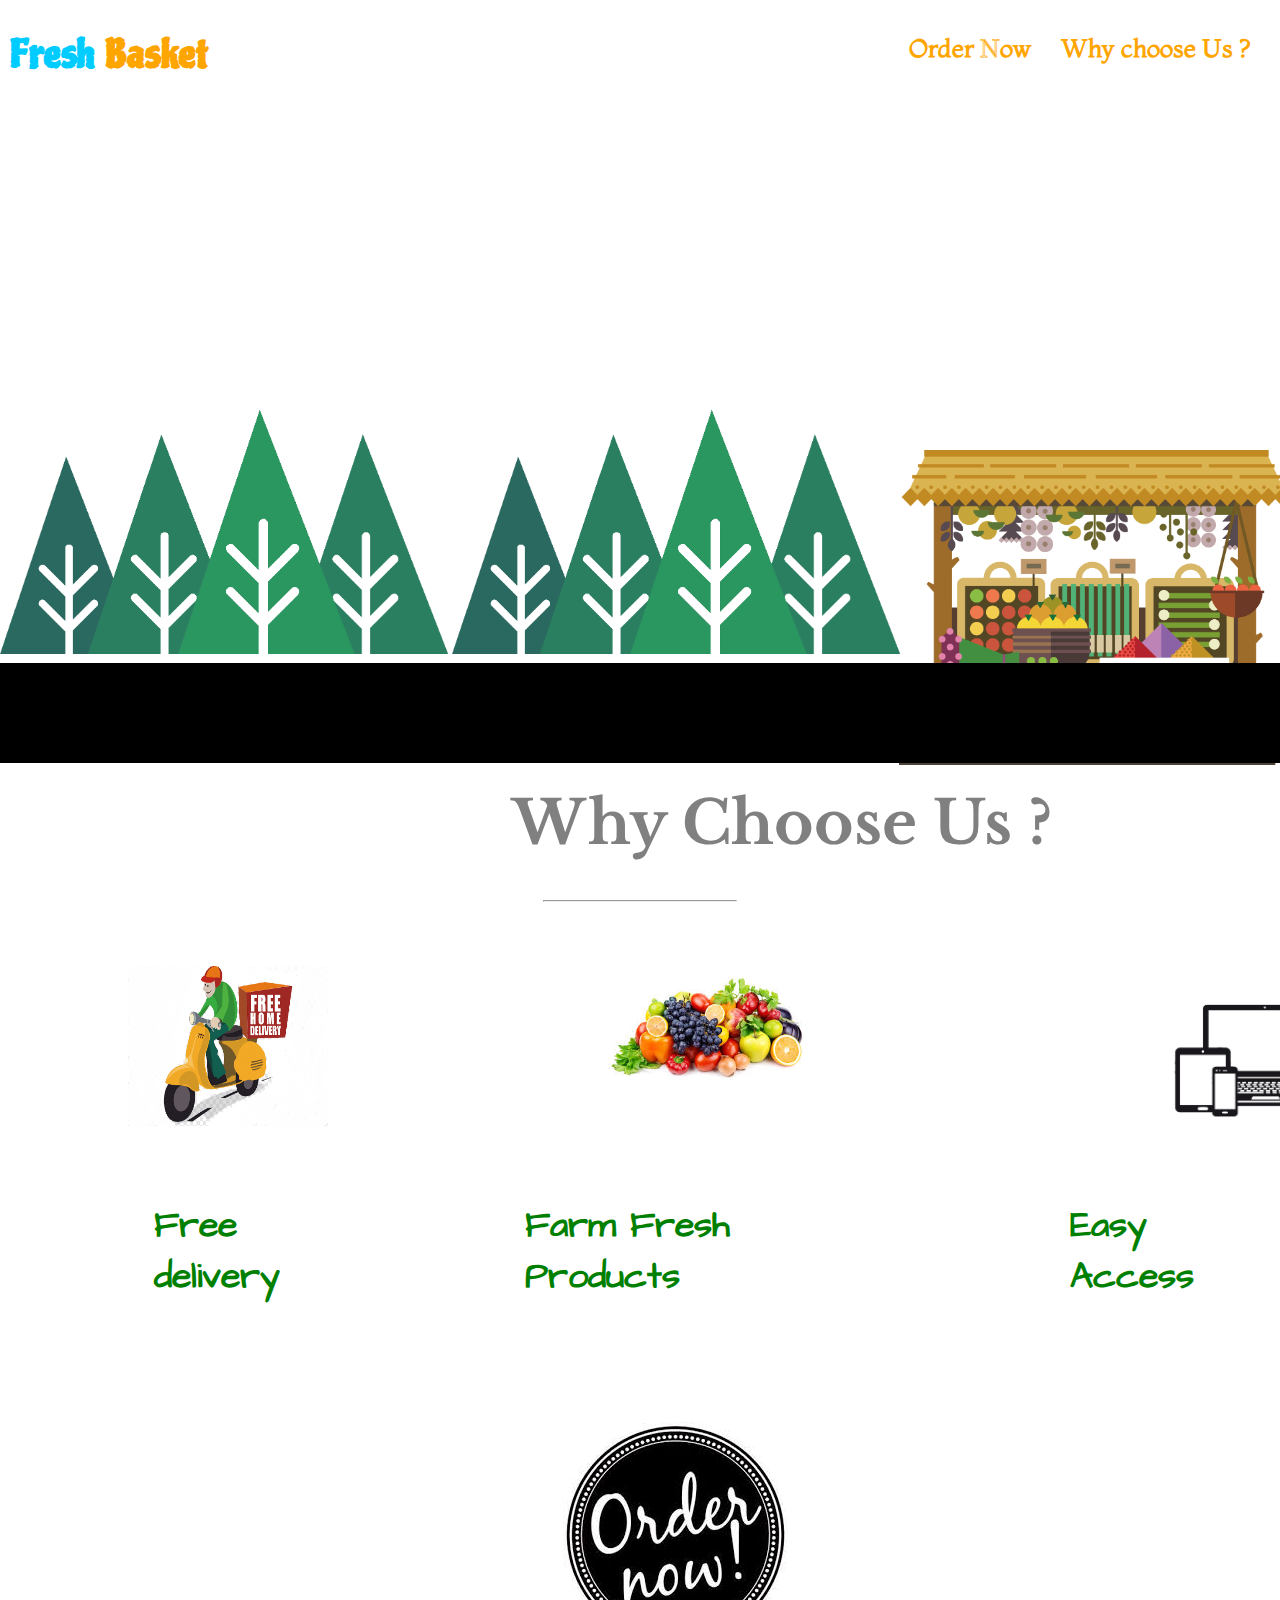
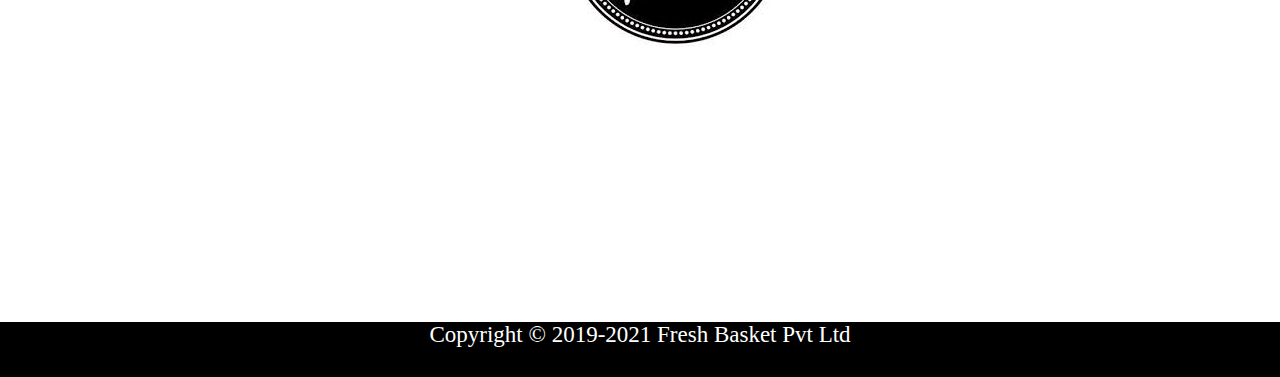
<file: fresh Basket/index.html>
<!DOCTYPE html>
<html lang="en" dir="ltr">
  <head>
    <meta charset="utf-8">
    <meta name="viewport" content="width=content-width, intial-scale=1.0">

    <link href="https://fonts.googleapis.com/css2?family=Montaga&display=swap" rel="stylesheet">
    <link href="https://fonts.googleapis.com/css2?family=Piedra&display=swap" rel="stylesheet">
    <link href="https://fonts.googleapis.com/css2?family=Libre+Baskerville:ital@1&display=swap" rel="stylesheet">
    <link href="https://fonts.googleapis.com/css2?family=Architects+Daughter&display=swap" rel="stylesheet">

    <script
      src="https://code.jquery.com/jquery-1.12.4.js"
      integrity="sha256-Qw82+bXyGq6MydymqBxNPYTaUXXq7c8v3CwiYwLLNXU="
      crossorigin="anonymous"></script>
      <script src="javascript/script.js"></script>

     <link rel="stylesheet" href="css/style.css">

    <title>Fresh Basket</title>
  </head>
  <body>
      <section class="front">
      <header>
          <div class="container">
              <div class="brand">
                  <h2 >Fresh</h2>
                  <h2 class="b-h">Basket</h2>
              </div>
              <div class="links">
                  <div id="about">
                        <a href="#order"><h4 class="l">Order Now</h4></a>
                  </div>
                  <div class="signup">
                        <a href="#quality"><h4 class="l">Why choose Us ?</h4></a>
                  </div>
              </div>
          </div>
      </header>

      <div class="cloud-div">
      <div class="cloud-1"><img src="pics/cloud.jpg"></div>
      <div class="cloud-2"><img src="pics/cloud.jpg"></div>
      <div class="cloud-3"><img src="pics/cloud.jpg"></div>
      <div class="cloud-4"><img src="pics/cloud.jpg"></div>
      <div class="cloud-5"><img src="pics/cloud.jpg"></div>
      <div class="cloud-7"><img src="pics/cloud.jpg"></div>
      <div class="cloud-7"><img src="pics/cloud.jpg"></div>
      <div class="cloud-8"><img src="pics/cloud.jpg"></div>

      </div>

      <div class="scene">
          <div class="tree">
              <img src="pics/trees.png">
              <img src="pics/trees.png">
          </div>
          <div class="shop"><img src="pics/fruit-shop.png"></div>
          <div class="road"></div>
      </div>

      <section id="quality">

          <div class="back">
             <div class="top"><h1>Why Choose Us ?</h1></div>
             <hr>
          </div>

          <div class="reasons">
              <div class="logo">
                  <div class="delivery"><img src="pics/scooter.png"></div>
                  <div class="fresh"><img src="pics/fruits.jpg"></div>
                  <div class="tech"><img src="pics/lapy.jpg"></div>
              </div>
              <div class="quotes">
                  <div class="s-quote"><h2>Free delivery</h2></div>
                  <div class="f-quote"><h2>Farm Fresh Products</h2></div>
                  <div class="t-quote"><h2>Easy Access</h2></div>
              </div>
          </div>
      </section>

      <section id="order">
          <div class="order-now"><img src="pics/order-2.jpg" class="O"></div>
          <footer>
            <div class="copyright"><p>Copyright © 2019-2021 Fresh Basket Pvt Ltd</p></div>
          </footer>
      </section>

      <div class="pop-form">
          <h1>Enter Details</h1>
          <form class="f-container">
            <input placeholder="Name" type="text" class="m" required />
            <input placeholder="Email" type="email" required />
            <input placeholder="Mobile Number" type="text" required />
            <textarea placeholder="Address"></textarea>
            <input class="formbtn" type="submit" />
            <input class="formBtn" type="reset" />          </form>
      </div>
    </section>

    <section class="main">
      <div class="back-tab"><img src="pics/back.png" class="b"></div>
        <div class="nav-bar"><h1 class="greeting">Welcome</h1></div>
        <div class="pi">

            <div class="apple">
                <img src="pics/fruits/apple.png" >
                <img src="pics/fruits/tick.jpg" class="tick tick-1">
            </div>

            <div class="banana">
                <img src="pics/fruits/banana.jpg">
                <img src="pics/fruits/tick.jpg" class="tick tick-2">
            </div>

            <div class="berry">
                <img src="pics/fruits/berry.jpg">
                <img src="pics/fruits/tick.jpg" class="tick tick-3">
            </div>

            <div class="cherry">
                <img src="pics/fruits/cherry.jpg">
                <img src="pics/fruits/tick.jpg" class="tick tick-4">
            </div>

            <div class="grapes">
                <img src="pics/fruits/grapes.jpg">
                <img src="pics/fruits/tick.jpg" class="tick tick-5">
            </div>

            <div class="guvava">
                <img src="pics/fruits/guvava.jpeg">
                <img src="pics/fruits/tick.jpg" class="tick tick-6">
            </div>

            <div class="mango">
                <img src="pics/fruits/mango.jpg">
                <img src="pics/fruits/tick.jpg" class="tick tick-7">
            </div>

            <div class="melon">
                <img src="pics/fruits/melon.jpg">
                <img src="pics/fruits/tick.jpg" class="tick tick-8">
            </div>

            <div class="orange">
                <img src="pics/fruits/orange.jpg">
                <img src="pics/fruits/tick.jpg" class="tick tick-9">
            </div>

            <div class="peache">
                <img src="pics/fruits/peache.jpg">
                <img src="pics/fruits/tick.jpg" class="tick tick-10">
            </div>

            <div class="pineapple">
                <img src="pics/fruits/pineapple.jpg">
                <img src="pics/fruits/tick.jpg" class="tick tick-11">
            </div>

            <div class="strawberry">
                <img src="pics/fruits/strawberry.jpg">
                <img src="pics/fruits/tick.jpg" class="tick tick-12">
            </div>
        </div>

        <div class="place-order">
            <div class="btn-1"><h2>Place Your Order</h2></div>
            <div class="btn-2"><h2>Order Placed</h2></div>
        </div>
    </section>
  </body>
</html>
</file>
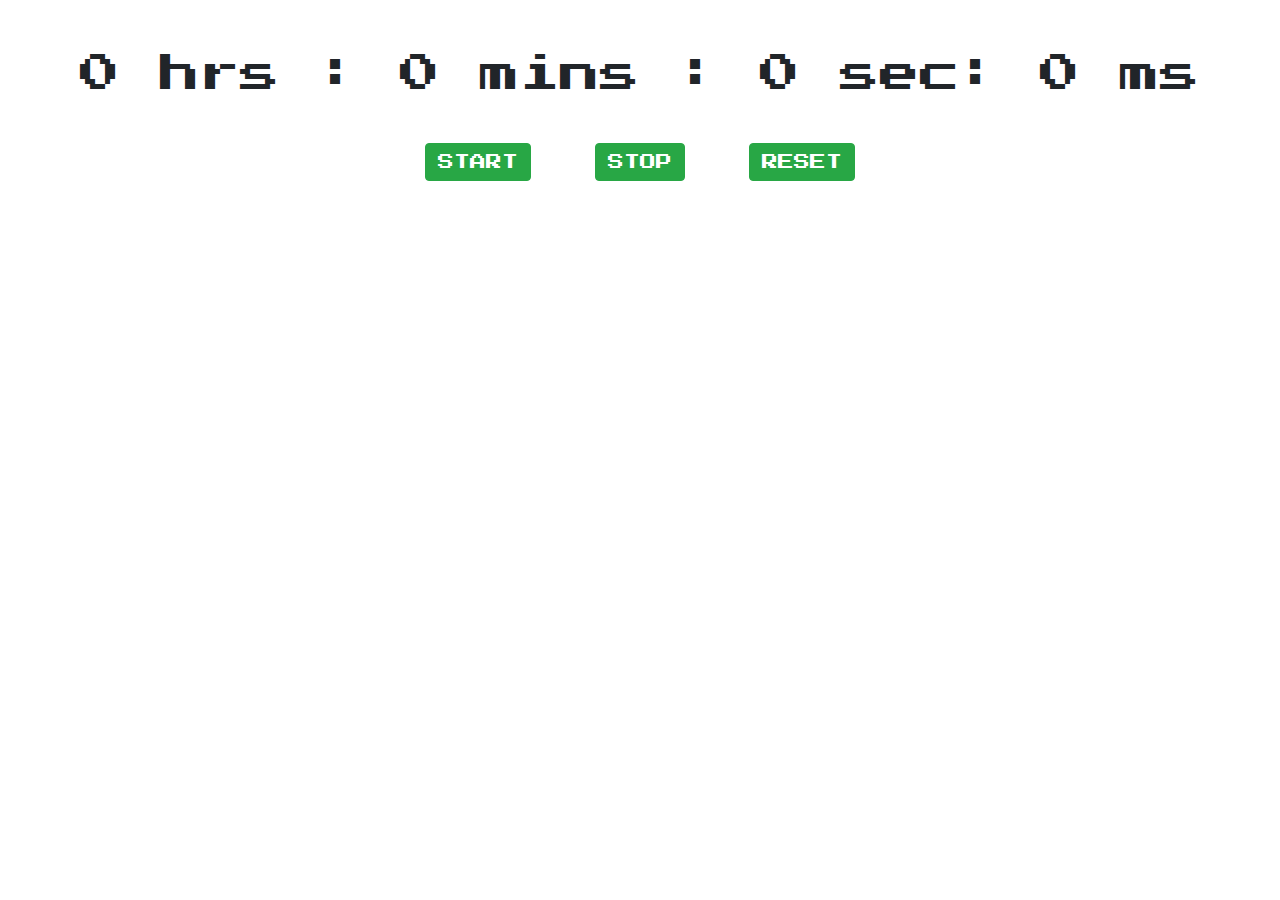
<file: Stopwatch/index.html>
<!DOCTYPE HTML>
<html>
    <head>
        <title>STOPWATCH</title>
        <script src="stopwatch_js_manual.js"></script>

        <link rel="stylesheet" href="https://maxcdn.bootstrapcdn.com/bootstrap/4.0.0/css/bootstrap.min.css" integrity="sha384-Gn5384xqQ1aoWXA+058RXPxPg6fy4IWvTNh0E263XmFcJlSAwiGgFAW/dAiS6JXm" crossorigin="anonymous">
      
        <link rel="stylesheet" href="developerstyle.css">

        <link href="https://fonts.googleapis.com/css?family=Press+Start+2P" rel="stylesheet">
        
    </head>
    <body onload="show();//window.setInterval(show,0)">
        <div>
            
           
            <h1 id="showTimeHere"></h1>
            <button class="btn btn-success" id="start" onclick="start();">START</button>
            <button class="btn btn-success" id="stop" onclick="stop();">STOP</button>
            <button class="btn btn-success" id="reset" onclick="reset();">RESET</button>
        </div>
    </body>
</html>
</file>
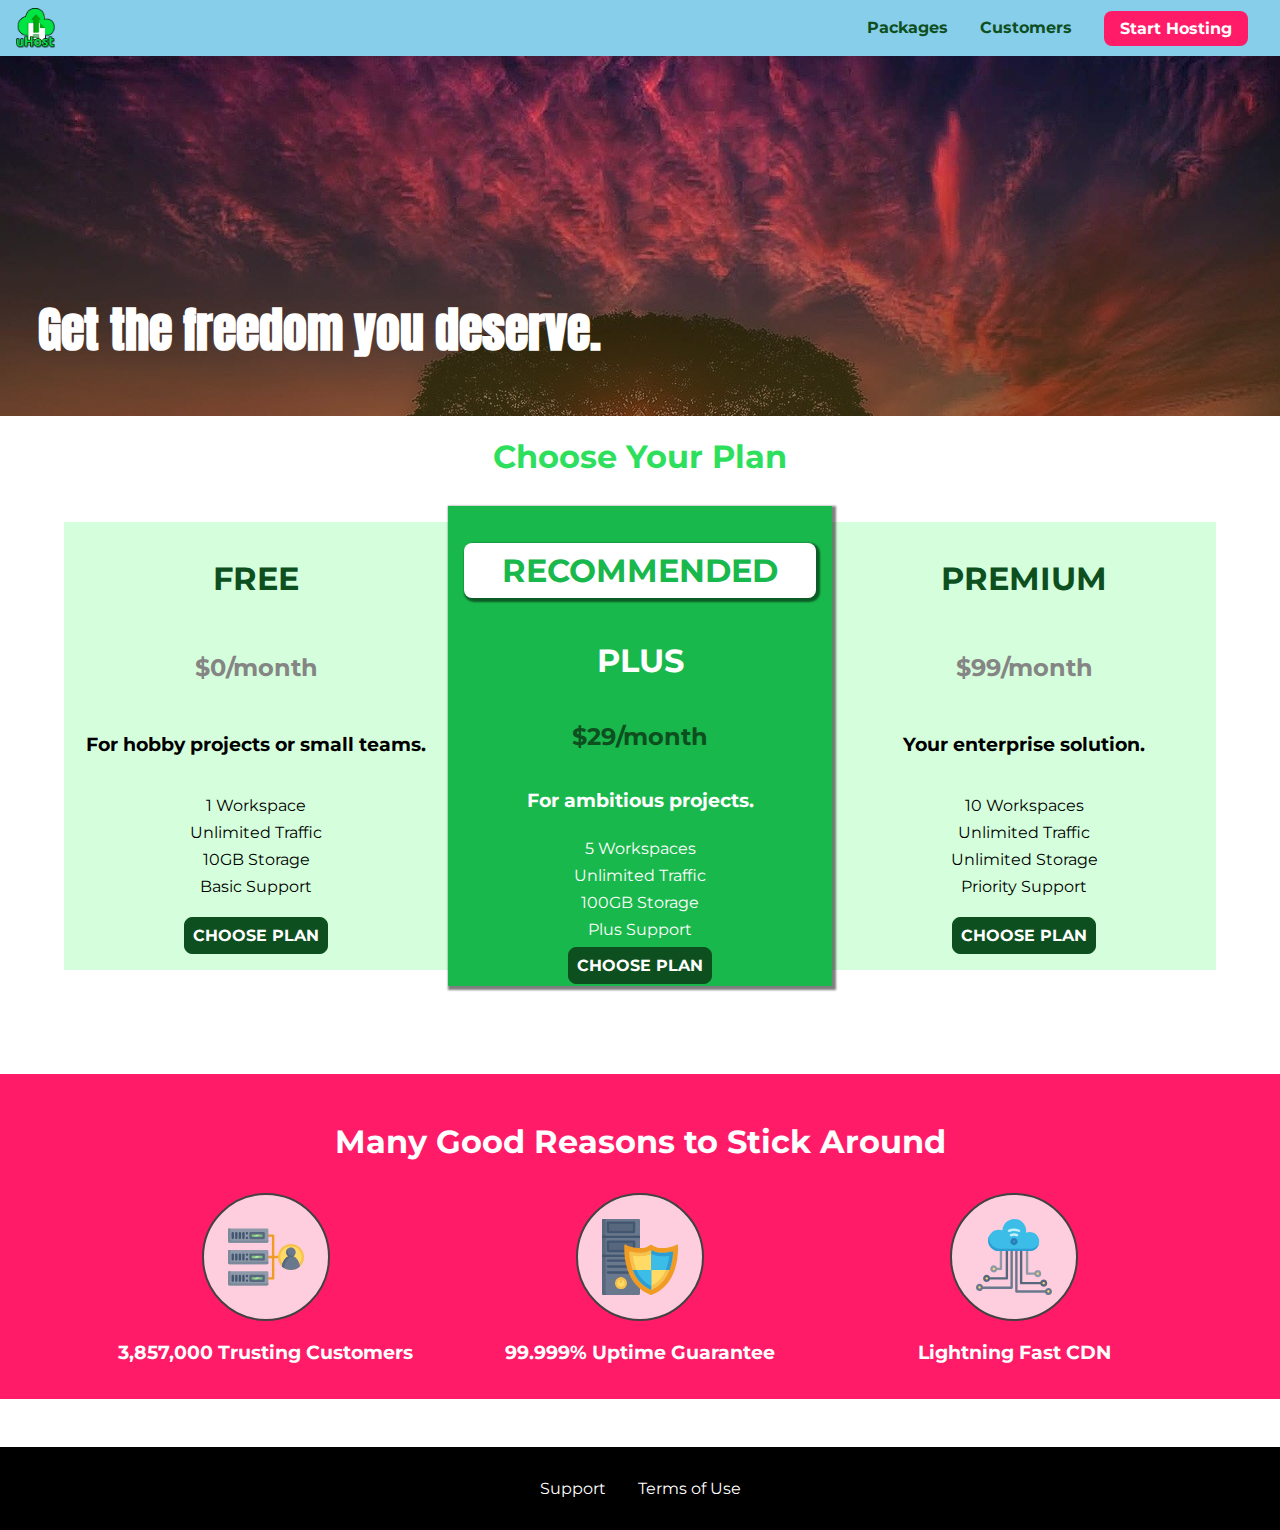
<file: uhost/index.html>
<!DOCTYPE html>
<html lang="en">

<head>
    <meta charset="UTF-8">
    <meta http-equiv="X-UA-Compatible" content="ie=edge">
    <meta name="viewport" content="width=device-width, initial-scale=1.0">
    <title>uHost</title>
    <link rel="shortcut icon" href="favicon.png">
    <link rel="stylesheet" href="shared.css">
    <link rel="stylesheet" href="main.css">
</head>

<body>
    <div class="backdrop"></div>
    <div class="modal">
        <h1 class="modal__title">Do you want to continue?</h1>
        <div class="modal__actions">
            <a href="start-hosting/index.html" class="modal__action">Yes!</a>
            <button class="modal__action modal__action--negative" type="button">No!</button>
        </div>
    </div>
    <header class="main-header">
        <div>
            <button class="toggle-button">
                <span class="toggle-button__bar"></span>
                <span class="toggle-button__bar"></span>
                <span class="toggle-button__bar"></span>
            </button>
            <a href="index.html" class="main-header__brand">
                <img src="images/uhost-icon.png" alt="uHost - Your favorite hosting company">
            </a>
        </div>
        <nav class="main-nav">
            <ul class="main-nav__items">
                <li class="main-nav__item">
                    <a href="packages/index.html">Packages</a>
                </li>
                <li class="main-nav__item">
                    <a href="customers/index.html">Customers</a>
                </li>
                <li class="main-nav__item main-nav__item--cta">
                    <a href="start-hosting/index.html">Start Hosting</a>
                </li>
            </ul>
        </nav>
    </header>
    <nav class="mobile-nav">
        <ul class="mobile-nav__items">
            <li class="mobile-nav__item">
                <a href="packages/index.html">Packages</a>
            </li>
            <li class="mobile-nav__item">
                <a href="customers/index.html">Customers</a>
            </li>
            <li class="mobile-nav__item mobile-nav__item--cta">
                <a href="start-hosting/index.html">Start Hosting</a>
            </li>
        </ul>
    </nav>
    <main>
        <section id="product-overview">
            <h1>Get the freedom you deserve.</h1>
        </section>
        <section id="plans">
            <h1 class="section-title">Choose Your Plan</h1>
            <div class="plan__list">
                <article class="plan">
                    <h1 class="plan__title">FREE</h1>
                    <h2 class="plan__price">$0/month</h2>
                    <h3>For hobby projects or small teams.</h3>
                    <ul class="plan__features">
                        <li class="plan__feature">1 Workspace</li>
                        <li class="plan__feature">Unlimited Traffic</li>
                        <li class="plan__feature">10GB Storage</li>
                        <li class="plan__feature">Basic Support</li>
                    </ul>
                    <div>
                        <button class="button">CHOOSE PLAN</button>
                    </div>
                </article>
                <article class="plan plan--highlighted">
                    <h1 class="plan__annotation">RECOMMENDED</h1>
                    <h1 class="plan__title">PLUS</h1>
                    <h2 class="plan__price">$29/month</h2>
                    <h3>For ambitious projects.</h3>
                    <ul class="plan__features">
                        <li class="plan__feature">5 Workspaces</li>
                        <li class="plan__feature">Unlimited Traffic</li>
                        <li class="plan__feature">100GB Storage</li>
                        <li class="plan__feature">Plus Support</li>
                    </ul>
                    <div>
                        <button class="button">CHOOSE PLAN</button>
                    </div>
                </article>
                <article class="plan">
                    <h1 class="plan__title">PREMIUM</h1>
                    <h2 class="plan__price">$99/month</h2>
                    <h3>Your enterprise solution.</h3>
                    <ul class="plan__features">
                        <li class="plan__feature">10 Workspaces</li>
                        <li class="plan__feature">Unlimited Traffic</li>
                        <li class="plan__feature">Unlimited Storage</li>
                        <li class="plan__feature">Priority Support</li>
                    </ul>
                    <div>
                        <button class="button">CHOOSE PLAN</button>
                    </div>
                </article>
            </div>
        </section>
        <section id="key-features">
            <h1 class="section-title">Many Good Reasons to Stick Around</h1>
            <ul class="key-feature__list">
                <li class="key-feature">
                    <div class="key-feature__image">
                        <svg viewBox="0 0 512 512">
                            <path style="fill:#F09B24;" d="M344,248h-32V112c0-4.418-3.582-8-8-8h-40c-4.418,0-8,3.582-8,8s3.582,8,8,8h32v128h-32  c-4.418,0-8,3.582-8,8s3.582,8,8,8h32v128h-32c-4.418,0-8,3.582-8,8s3.582,8,8,8h40c4.418,0,8-3.582,8-8V264h32c4.418,0,8-3.582,8-8  S348.418,248,344,248z"
                            />
                            <path style="fill:#8E9AA9;" d="M264,64H8c-4.418,0-8,3.582-8,8v80c0,4.418,3.582,8,8,8h256c4.418,0,8-3.582,8-8V72  C272,67.582,268.418,64,264,64z"
                            />
                            <path style="fill:#7C899B;" d="M24,144c-4.418,0-8-3.582-8-8V64H8c-4.418,0-8,3.582-8,8v80c0,4.418,3.582,8,8,8h256  c4.418,0,8-3.582,8-8v-8H24z"
                            />
                            <rect x="152" y="96" style="fill:#B8E3A8;" width="88" height="32" />
                            <g>
                                <polygon style="fill:#7EC97D;" points="152,96 152,128 166,128 198,96  " />
                                <polygon style="fill:#7EC97D;" points="220,96 188,128 240,128 240,96  " />
                            </g>
                            <path style="fill:#56677E;" d="M240,136h-88c-4.418,0-8-3.582-8-8V96c0-4.418,3.582-8,8-8h88c4.418,0,8,3.582,8,8v32  C248,132.418,244.418,136,240,136z M160,120h72v-16h-72V120z"
                            />
                            <g>
                                <path style="fill:#435670;" d="M32,136c-4.418,0-8-3.582-8-8V96c0-4.418,3.582-8,8-8s8,3.582,8,8v32C40,132.418,36.418,136,32,136z   "
                                />
                                <path style="fill:#435670;" d="M56,136c-4.418,0-8-3.582-8-8V96c0-4.418,3.582-8,8-8s8,3.582,8,8v32C64,132.418,60.418,136,56,136z   "
                                />
                                <path style="fill:#435670;" d="M80,136c-4.418,0-8-3.582-8-8V96c0-4.418,3.582-8,8-8s8,3.582,8,8v32C88,132.418,84.418,136,80,136z   "
                                />
                                <path style="fill:#435670;" d="M104,136c-4.418,0-8-3.582-8-8V96c0-4.418,3.582-8,8-8s8,3.582,8,8v32   C112,132.418,108.418,136,104,136z"
                                />
                                <path style="fill:#435670;" d="M128,105c-4.418,0-8-3.582-8-8v-1c0-4.418,3.582-8,8-8s8,3.582,8,8v1   C136,101.418,132.418,105,128,105z"
                                />
                                <path style="fill:#435670;" d="M128,136c-4.418,0-8-3.582-8-8v-1c0-4.418,3.582-8,8-8s8,3.582,8,8v1   C136,132.418,132.418,136,128,136z"
                                />
                            </g>
                            <path style="fill:#8E9AA9;" d="M264,208H8c-4.418,0-8,3.582-8,8v80c0,4.418,3.582,8,8,8h256c4.418,0,8-3.582,8-8v-80  C272,211.582,268.418,208,264,208z"
                            />
                            <path style="fill:#7C899B;" d="M24,288c-4.418,0-8-3.582-8-8v-72H8c-4.418,0-8,3.582-8,8v80c0,4.418,3.582,8,8,8h256  c4.418,0,8-3.582,8-8v-8H24z"
                            />
                            <rect x="152" y="240" style="fill:#B8E3A8;" width="88" height="32" />
                            <g>
                                <polygon style="fill:#7EC97D;" points="152,240 152,272 166,272 198,240  " />
                                <polygon style="fill:#7EC97D;" points="220,240 188,272 240,272 240,240  " />
                            </g>
                            <path style="fill:#56677E;" d="M240,280h-88c-4.418,0-8-3.582-8-8v-32c0-4.418,3.582-8,8-8h88c4.418,0,8,3.582,8,8v32  C248,276.418,244.418,280,240,280z M160,264h72v-16h-72V264z"
                            />
                            <g>
                                <path style="fill:#435670;" d="M32,280c-4.418,0-8-3.582-8-8v-32c0-4.418,3.582-8,8-8s8,3.582,8,8v32C40,276.418,36.418,280,32,280   z"
                                />
                                <path style="fill:#435670;" d="M56,280c-4.418,0-8-3.582-8-8v-32c0-4.418,3.582-8,8-8s8,3.582,8,8v32C64,276.418,60.418,280,56,280   z"
                                />
                                <path style="fill:#435670;" d="M80,280c-4.418,0-8-3.582-8-8v-32c0-4.418,3.582-8,8-8s8,3.582,8,8v32C88,276.418,84.418,280,80,280   z"
                                />
                                <path style="fill:#435670;" d="M104,280c-4.418,0-8-3.582-8-8v-32c0-4.418,3.582-8,8-8s8,3.582,8,8v32   C112,276.418,108.418,280,104,280z"
                                />
                                <path style="fill:#435670;" d="M128,249c-4.418,0-8-3.582-8-8v-1c0-4.418,3.582-8,8-8s8,3.582,8,8v1   C136,245.418,132.418,249,128,249z"
                                />
                                <path style="fill:#435670;" d="M128,280c-4.418,0-8-3.582-8-8v-1c0-4.418,3.582-8,8-8s8,3.582,8,8v1   C136,276.418,132.418,280,128,280z"
                                />
                            </g>
                            <path style="fill:#8E9AA9;" d="M264,352H8c-4.418,0-8,3.582-8,8v80c0,4.418,3.582,8,8,8h256c4.418,0,8-3.582,8-8v-80  C272,355.582,268.418,352,264,352z"
                            />
                            <path style="fill:#7C899B;" d="M24,432c-4.418,0-8-3.582-8-8v-72H8c-4.418,0-8,3.582-8,8v80c0,4.418,3.582,8,8,8h256  c4.418,0,8-3.582,8-8v-8H24z"
                            />
                            <rect x="152" y="384" style="fill:#B8E3A8;" width="88" height="32" />
                            <g>
                                <polygon style="fill:#7EC97D;" points="152,384 152,416 166,416 198,384  " />
                                <polygon style="fill:#7EC97D;" points="220,384 188,416 240,416 240,384  " />
                            </g>
                            <path style="fill:#56677E;" d="M240,424h-88c-4.418,0-8-3.582-8-8v-32c0-4.418,3.582-8,8-8h88c4.418,0,8,3.582,8,8v32  C248,420.418,244.418,424,240,424z M160,408h72v-16h-72V408z"
                            />
                            <g>
                                <path style="fill:#435670;" d="M32,424c-4.418,0-8-3.582-8-8v-32c0-4.418,3.582-8,8-8s8,3.582,8,8v32C40,420.418,36.418,424,32,424   z"
                                />
                                <path style="fill:#435670;" d="M56,424c-4.418,0-8-3.582-8-8v-32c0-4.418,3.582-8,8-8s8,3.582,8,8v32C64,420.418,60.418,424,56,424   z"
                                />
                                <path style="fill:#435670;" d="M80,424c-4.418,0-8-3.582-8-8v-32c0-4.418,3.582-8,8-8s8,3.582,8,8v32C88,420.418,84.418,424,80,424   z"
                                />
                                <path style="fill:#435670;" d="M104,424c-4.418,0-8-3.582-8-8v-32c0-4.418,3.582-8,8-8s8,3.582,8,8v32   C112,420.418,108.418,424,104,424z"
                                />
                                <path style="fill:#435670;" d="M128,393c-4.418,0-8-3.582-8-8v-1c0-4.418,3.582-8,8-8s8,3.582,8,8v1   C136,389.418,132.418,393,128,393z"
                                />
                                <path style="fill:#435670;" d="M128,424c-4.418,0-8-3.582-8-8v-1c0-4.418,3.582-8,8-8s8,3.582,8,8v1   C136,420.418,132.418,424,128,424z"
                                />
                            </g>
                            <path style="fill:#F7C14D;" d="M424,168c-48.523,0-88,39.477-88,88s39.477,88,88,88s88-39.477,88-88S472.523,168,424,168z" />
                            <path style="fill:#FFDB66;" d="M424,184c-39.701,0-72,32.299-72,72s32.299,72,72,72s72-32.299,72-72S463.701,184,424,184z" />
                            <path style="fill:#69788D;" d="M484.893,314.16C476.393,274.588,451.922,248,424,248s-52.393,26.588-60.893,66.16  c-0.605,2.82,0.354,5.749,2.511,7.664C381.731,336.124,402.465,344,424,344s42.269-7.876,58.381-22.176  C484.539,319.909,485.498,316.98,484.893,314.16z"
                            />
                            <path style="fill:#56677E;" d="M434.053,249.171C430.768,248.403,427.411,248,424,248c-27.922,0-52.393,26.588-60.893,66.16  c-0.605,2.82,0.354,5.749,2.511,7.664c3.383,3.002,6.979,5.703,10.734,8.125C384.904,286.243,407.373,255.378,434.053,249.171z"
                            />
                            <path style="fill:#69788D;" d="M424,192c-17.645,0-32,14.355-32,32s14.355,32,32,32s32-14.355,32-32S441.645,192,424,192z" />
                            <path style="fill:#56677E;" d="M432,248c-17.645,0-32-14.355-32-32c0-6.783,2.128-13.076,5.742-18.258  C397.444,203.53,392,213.138,392,224c0,17.645,14.355,32,32,32c10.862,0,20.471-5.444,26.258-13.742  C445.076,245.872,438.783,248,432,248z"
                            />

                        </svg>
                    </div>
                    <p class="key-feature__description">3,857,000 Trusting Customers</p>
                </li>
                <li class="key-feature">
                    <div class="key-feature__image">
                        <svg viewBox="0 0 512 512">
                            <path style="fill:#69788D;" d="M248,0H8C3.582,0,0,3.582,0,8v496c0,4.418,3.582,8,8,8h240c4.418,0,8-3.582,8-8V8  C256,3.582,252.418,0,248,0z"
                            />
                            <path style="fill:#56677E;" d="M24,504V8c0-4.418,3.582-8,8-8H8C3.582,0,0,3.582,0,8v496c0,4.418,3.582,8,8,8h24  C27.582,512,24,508.418,24,504z"
                            />
                            <g>
                                <rect x="0" y="112" style="fill:#435670;" width="256" height="16" />
                                <rect x="0" y="240" style="fill:#435670;" width="256" height="16" />
                            </g>
                            <path style="fill:#F7C14D;" d="M128,392c-22.056,0-40,17.944-40,40s17.944,40,40,40s40-17.944,40-40S150.056,392,128,392z" />
                            <path style="fill:#FFDB66;" d="M128,408c-13.233,0-24,10.767-24,24s10.767,24,24,24s24-10.767,24-24S141.233,408,128,408z" />
                            <path style="fill:#F7C14D;" d="M128,392c-2.739,0-5.414,0.278-8,0.805V424c0,4.418,3.582,8,8,8c4.418,0,8-3.582,8-8v-31.195  C133.414,392.278,130.739,392,128,392z"
                            />
                            <g>
                                <path style="fill:#435670;" d="M216,288H40c-4.418,0-8-3.582-8-8s3.582-8,8-8h176c4.418,0,8,3.582,8,8S220.418,288,216,288z"
                                />
                                <path style="fill:#435670;" d="M216,328H40c-4.418,0-8-3.582-8-8s3.582-8,8-8h176c4.418,0,8,3.582,8,8S220.418,328,216,328z"
                                />
                                <path style="fill:#435670;" d="M216,368H40c-4.418,0-8-3.582-8-8s3.582-8,8-8h176c4.418,0,8,3.582,8,8S220.418,368,216,368z"
                                />
                                <path style="fill:#435670;" d="M216,16H40c-4.418,0-8,3.582-8,8v64c0,4.418,3.582,8,8,8h176c4.418,0,8-3.582,8-8V24   C224,19.582,220.418,16,216,16z"
                                />
                            </g>
                            <rect x="48" y="32" style="fill:#56677E;" width="160" height="48" />
                            <path style="fill:#435670;" d="M216,144H40c-4.418,0-8,3.582-8,8v64c0,4.418,3.582,8,8,8h176c4.418,0,8-3.582,8-8v-64  C224,147.582,220.418,144,216,144z"
                            />
                            <rect x="48" y="160" style="fill:#56677E;" width="160" height="48" />
                            <path style="fill:#F09B24;" d="M511.747,180.237c-0.194-6.537-8.107-10.107-13.135-5.894c-5.6,4.693-42.904,21.282-98.514,21.282  c-33.45,0-64.625-20.999-64.929-21.206c-2.9-1.991-6.764-1.85-9.512,0.346c-2.677,2.135-27.201,20.86-63.793,20.86  c-55.607,0-92.914-16.589-98.515-21.282c-5.028-4.211-12.941-0.645-13.135,5.894c-1.634,54.834,4.655,105.941,18.693,151.903  c12.096,39.604,29.759,74.047,52.497,102.373c27.538,34.304,62.743,59.882,104.66,76.045c3.069,1.918,6.757,1.921,9.83,0  c41.917-16.163,77.122-41.741,104.66-76.045c22.738-28.326,40.401-62.77,52.497-102.373  C507.092,286.179,513.381,235.071,511.747,180.237z"
                            />
                            <path style="fill:#F7C14D;" d="M476.21,221.226c-1.953-1.631-4.568-2.235-7.036-1.628c-21.686,5.327-44.926,8.028-69.075,8.028  c-25.926,0-49.633-8.975-64.955-16.504c-2.307-1.134-5.016-1.091-7.284,0.116c-14.059,7.477-36.919,16.388-65.994,16.388  c-24.153,0-47.394-2.701-69.075-8.028c-5.155-1.268-10.221,2.966-9.894,8.261c2.077,33.693,7.668,65.635,16.616,94.935  c22.774,74.565,66.139,126.334,128.888,153.868c2.032,0.891,4.397,0.891,6.43,0c61.777-27.107,104.716-78.876,127.62-153.868  c8.948-29.3,14.539-61.241,16.616-94.935C479.224,225.319,478.163,222.856,476.21,221.226z"
                            />
                            <path style="fill:#FFDB66;" d="M331.609,451.727c-52.604-25.289-89.304-70.987-109.144-135.944  c-6.532-21.39-11.162-44.336-13.82-68.447c17.133,2.852,34.952,4.291,53.22,4.291c29.394,0,53.376-7.793,69.978-15.561  c17.44,7.736,41.656,15.561,68.256,15.561c18.267,0,36.085-1.439,53.219-4.291c-2.659,24.112-7.288,47.06-13.82,68.448  C419.545,381.108,383.27,426.805,331.609,451.727z"
                            />
                            <g>
                                <path style="fill:#2C9DD4;" d="M479.066,227.858c0.157-2.539-0.903-5.002-2.856-6.633s-4.568-2.235-7.036-1.628   c-21.686,5.327-44.926,8.028-69.075,8.028c-25.926,0-49.633-8.975-64.955-16.504c-1.057-0.52-2.2-0.78-3.345-0.806l-0.072,133.351   h123.601c2.556-6.746,4.933-13.702,7.123-20.874C471.398,293.493,476.989,261.552,479.066,227.858z"
                                />
                                <path style="fill:#2C9DD4;" d="M206.658,343.667c24.153,63.42,65.028,108.108,121.743,132.995c1.031,0.452,2.147,0.673,3.263,0.666   l0.063-133.661H206.658z"
                                />
                            </g>
                            <g>
                                <path style="fill:#3CBDE8;" d="M439.497,315.783c6.532-21.389,11.161-44.336,13.82-68.448c-17.134,2.852-34.952,4.291-53.219,4.291   c-26.6,0-50.815-7.824-68.256-15.561l-0.116,107.601h97.758C433.179,334.807,436.524,325.518,439.497,315.783z"
                                />
                                <path style="fill:#3CBDE8;" d="M232.523,343.667c21.144,50.298,54.363,86.56,99.087,108.06l0.117-108.06H232.523z" />
                            </g>
                        </svg>
                    </div>
                    <p class="key-feature__description">99.999% Uptime Guarantee</p>
                </li>
                <li class="key-feature">
                    <div class="key-feature__image">
                        <svg viewBox="0 0 512 512">
                            <path style="fill:#8E9AA9;" d="M168,200c-4.418,0-8,3.582-8,8v120h-17.376c-3.302-9.311-12.194-16-22.624-16  c-13.234,0-24,10.767-24,24s10.766,24,24,24c10.429,0,19.321-6.689,22.624-16H168c4.418,0,8-3.582,8-8V208  C176,203.582,172.418,200,168,200z"
                            />
                            <path style="fill:#FFDB66;" d="M120,328c-4.411,0-8,3.589-8,8s3.589,8,8,8s8-3.589,8-8S124.411,328,120,328z" />
                            <path style="fill:#56677E;" d="M208,200c-4.418,0-8,3.582-8,8v184H94.624C91.322,382.689,82.43,376,72,376  c-13.234,0-24,10.767-24,24s10.766,24,24,24c10.429,0,19.321-6.689,22.624-16H208c4.418,0,8-3.582,8-8V208  C216,203.582,212.418,200,208,200z"
                            />
                            <path style="fill:#FFDB66;" d="M72,392c-4.411,0-8,3.589-8,8s3.589,8,8,8s8-3.589,8-8S76.411,392,72,392z" />
                            <path style="fill:#69788D;" d="M240,208c-4.418,0-8,3.582-8,8v239H47.24c-2.671-10.34-12.078-18-23.24-18c-13.234,0-24,10.767-24,24  s10.766,24,24,24c9.666,0,18.009-5.747,21.809-14H240c4.418,0,8-3.582,8-8V216C248,211.582,244.418,208,240,208z"
                            />
                            <path style="fill:#FFDB66;" d="M24,453c-4.411,0-8,3.589-8,8s3.589,8,8,8s8-3.589,8-8S28.411,453,24,453z" />
                            <path style="fill:#69788D;" d="M488,464c-10.429,0-19.321,6.689-22.624,16H280V208c0-4.418-3.582-8-8-8s-8,3.582-8,8v280  c0,4.418,3.582,8,8,8h193.376c3.302,9.311,12.194,16,22.624,16c13.234,0,24-10.767,24-24S501.234,464,488,464z"
                            />
                            <path style="fill:#FFDB66;" d="M488,480c-4.411,0-8,3.589-8,8s3.589,8,8,8s8-3.589,8-8S492.411,480,488,480z" />
                            <path style="fill:#56677E;" d="M456,408c-10.429,0-19.321,6.689-22.624,16H312V208c0-4.418-3.582-8-8-8s-8,3.582-8,8v224  c0,4.418,3.582,8,8,8h129.376c3.302,9.311,12.194,16,22.624,16c13.234,0,24-10.767,24-24S469.234,408,456,408z"
                            />
                            <path style="fill:#FFDB66;" d="M456,424c-4.411,0-8,3.589-8,8s3.589,8,8,8s8-3.589,8-8S460.411,424,456,424z" />
                            <path style="fill:#8E9AA9;" d="M416,344c-10.429,0-19.321,6.689-22.624,16H352V208c0-4.418-3.582-8-8-8s-8,3.582-8,8v160  c0,4.418,3.582,8,8,8h49.376c3.302,9.311,12.194,16,22.624,16c13.234,0,24-10.767,24-24S429.234,344,416,344z"
                            />
                            <path style="fill:#FFDB66;" d="M416,360c-4.411,0-8,3.589-8,8s3.589,8,8,8s8-3.589,8-8S420.411,360,416,360z" />
                            <path style="fill:#3CBDE8;" d="M362,88c-8.741,0-17.231,1.751-25.06,5.085C337.646,88.797,338,84.43,338,80  c0-44.112-35.888-80-80-80c-42.823,0-77.895,33.816-79.909,76.149C170.393,73.415,162.244,72,154,72c-39.701,0-72,32.299-72,72  s32.299,72,72,72h208c35.29,0,64-28.71,64-64S397.29,88,362,88z"
                            />
                            <path style="fill:#2C9DD4;" d="M368,200H160c-39.701,0-72-32.299-72-72c0-5.863,0.721-11.559,2.05-17.019  C84.918,120.88,82,132.102,82,144c0,39.701,32.299,72,72,72h208c30.389,0,55.88-21.296,62.379-49.743  C413.565,186.327,392.352,200,368,200z"
                            />
                            <path style="fill:#2A7DB5;" d="M256,128c-13.234,0-24,10.767-24,24s10.766,24,24,24c13.233,0,24-10.767,24-24S269.233,128,256,128z"
                            />
                            <path style="fill:#2C9DD4;" d="M256,144c-4.411,0-8,3.589-8,8s3.589,8,8,8c4.411,0,8-3.589,8-8S260.411,144,256,144z" />
                            <g>
                                <path style="fill:#C5F1FA;" d="M221.755,87.695c-2.994,0-5.864-1.688-7.233-4.572c-1.894-3.991-0.194-8.763,3.798-10.657   C230.157,66.849,242.834,64,256,64c13.166,0,25.844,2.849,37.68,8.466c3.992,1.895,5.692,6.666,3.798,10.657   s-6.666,5.692-10.657,3.798C277.144,82.328,266.774,80,256,80c-10.774,0-21.144,2.328-30.821,6.921   C224.072,87.446,222.904,87.695,221.755,87.695z"
                                />
                                <path style="fill:#C5F1FA;" d="M276.545,116.618c-1.148,0-2.316-0.249-3.424-0.774C267.745,113.293,261.985,112,256,112   c-5.985,0-11.745,1.293-17.121,3.844c-3.991,1.895-8.763,0.192-10.657-3.798c-1.894-3.992-0.193-8.764,3.798-10.657   C239.557,97.813,247.625,96,256,96c8.376,0,16.444,1.813,23.98,5.389c3.991,1.894,5.692,6.665,3.798,10.657   C282.41,114.93,279.539,116.618,276.545,116.618z"
                                />
                            </g>

                        </svg>
                    </div>
                    <p class="key-feature__description">Lightning Fast CDN</p>
                </li>
            </ul>
        </section>
    </main>
    <footer class="main-footer">
        <nav>
            <ul class="main-footer__links">
                <li class="main-footer__link">
                    <a href="#">Support</a>
                </li>
                <li class="main-footer__link">
                    <a href="#">Terms of Use</a>
                </li>
            </ul>
        </nav>
    </footer>
    <script src="shared.js"></script>
</body>

</html>
</file>
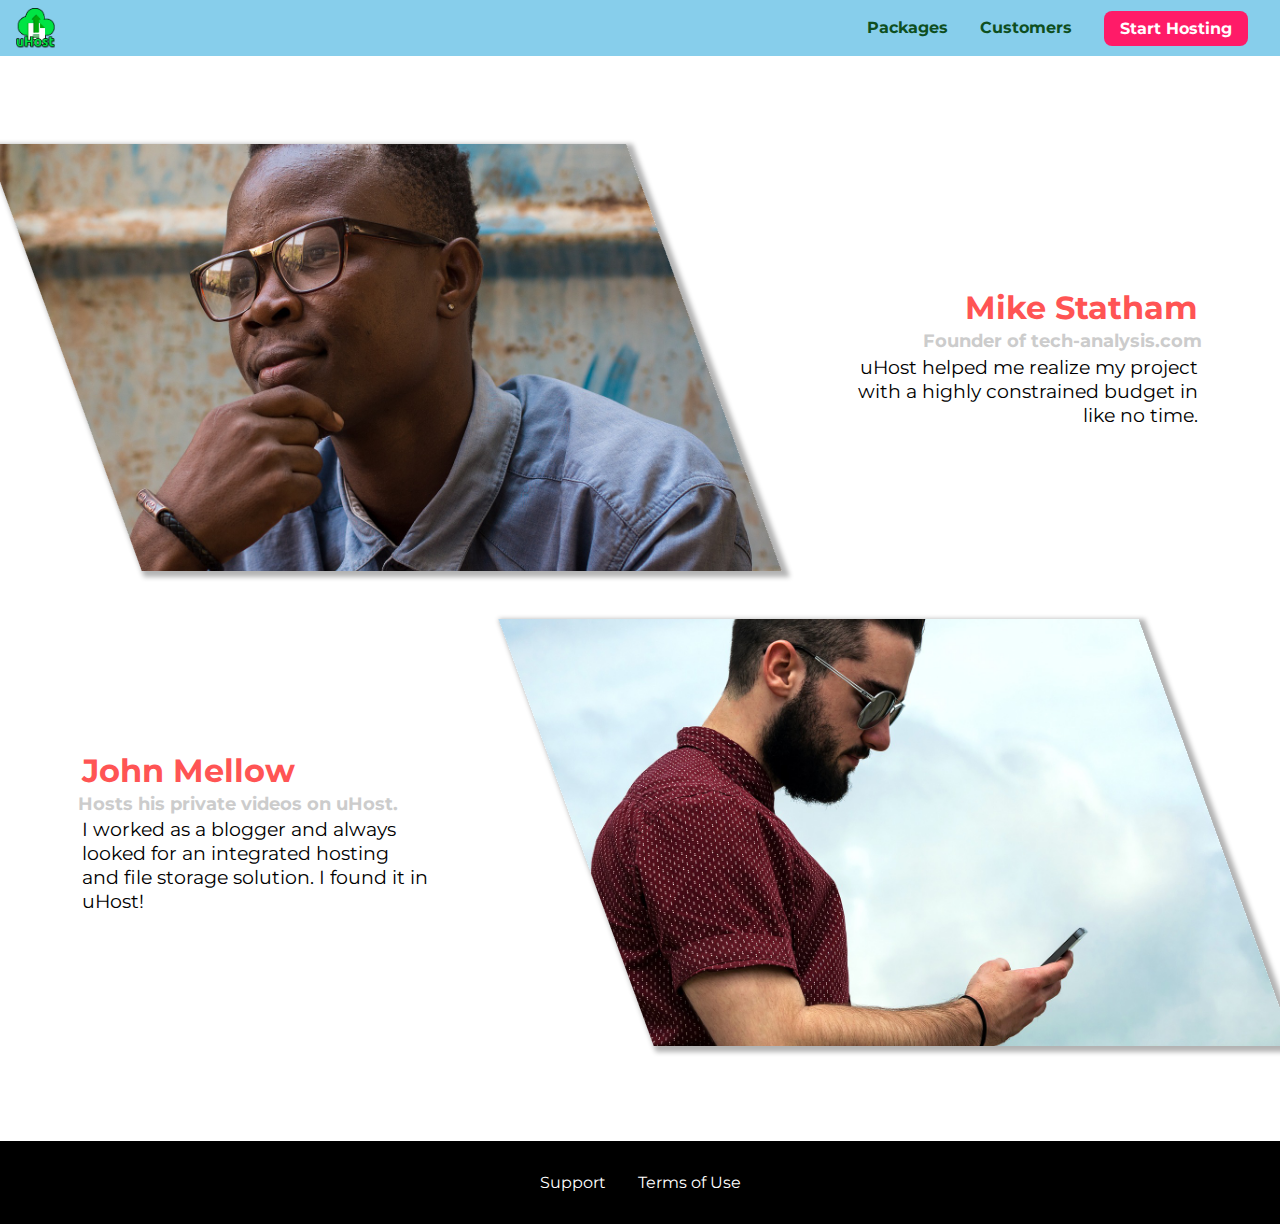
<file: uhost/customers/index.html>
<!DOCTYPE html>
<html lang="en">

<head>
    <meta charset="UTF-8">
    <meta name="viewport" content="width=device-width, initial-scale=1.0">
    <meta http-equiv="X-UA-Compatible" content="ie=edge">
    <title>uHost Customers</title>
    <link rel="shortcut icon" href="../favicon.png">
    <link rel="stylesheet" href="../shared.css">
    <link rel="stylesheet" href="customers.css">
</head>

<body>
    <div class="backdrop"></div>
    <header class="main-header">
        <div>
            <button class="toggle-button">
                <span class="toggle-button__bar"></span>
                <span class="toggle-button__bar"></span>
                <span class="toggle-button__bar"></span>
            </button>
            <a href="../index.html" class="main-header__brand">
                <img src="../images/uhost-icon.png" alt="uHost - Your favorite hosting company">
            </a>
        </div>
        <nav class="main-nav">
            <ul class="main-nav__items">
                <li class="main-nav__item">
                    <a href="../packages/index.html">Packages</a>
                </li>
                <li class="main-nav__item">
                    <a href="index.html">Customers</a>
                </li>
                <li class="main-nav__item main-nav__item--cta">
                    <a href="../start-hosting/index.html">Start Hosting</a>
                </li>
            </ul>
        </nav>
    </header>
    <nav class="mobile-nav">
        <ul class="mobile-nav__items">
            <li class="mobile-nav__item">
                <a href="../packages/index.html">Packages</a>
            </li>
            <li class="mobile-nav__item">
                <a href="index.html">Customers</a>
            </li>
            <li class="mobile-nav__item mobile-nav__item--cta">
                <a href="../start-hosting/index.html">Start Hosting</a>
            </li>
        </ul>
    </nav>
    <main>
        <div>
            <div class="testimonial" id="customer-1">
                <div class="testimonial__image-container">
                    <img src="../images/customer-1.jpg" alt="Mike Statham - Customer" class="testimonial__image">
                </div>
                <div class="testimonial__info">
                    <h1 class="testimonial__name">Mike Statham</h1>
                    <h2 class="testimonial__subtitle">Founder of
                        <a href="tech-analysis.com">tech-analysis.com</a>
                    </h2>
                    <p class="testimonial__text">uHost helped me realize my project with a highly constrained budget in like no time.</p>
                </div>
            </div>
            <div class="testimonial" id="customer-2">

                <div class="testimonial__info">
                    <h1 class="testimonial__name">John Mellow</h1>
                    <h2 class="testimonial__subtitle">Hosts his private videos on uHost.
                    </h2>
                    <p class="testimonial__text">I worked as a blogger and always looked for an integrated hosting and file storage solution. I found
                        it in uHost!
                    </p>
                </div>
                <div class="testimonial__image-container">
                    <img src="../images/customer-2.jpg" alt="John Mellow - Customer" class="testimonial__image">
                </div>
            </div>
        </div>
    </main>
    <footer class="main-footer">
        <nav>
            <ul class="main-footer__links">
                <li class="main-footer__link">
                    <a href="#">Support</a>
                </li>
                <li class="main-footer__link">
                    <a href="#">Terms of Use</a>
                </li>
            </ul>
        </nav>
    </footer>
    <script src="../shared.js"></script>
</body>

</html>
</file>
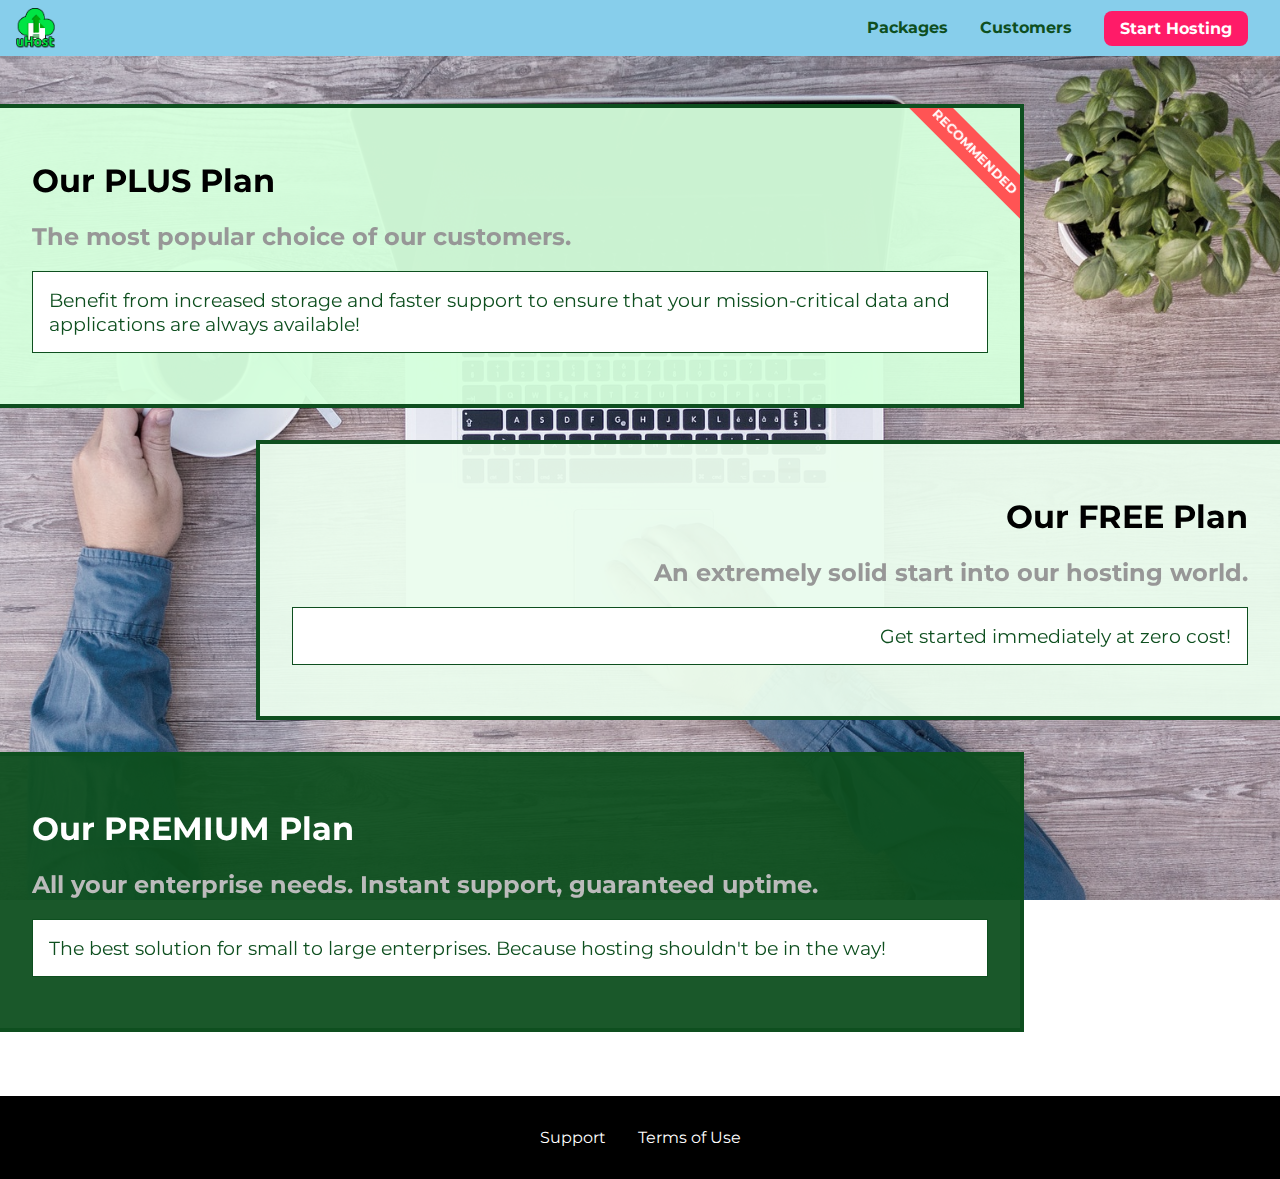
<file: uhost/packages/index.html>
<!DOCTYPE html>
<html lang="en">

<head>
    <meta charset="UTF-8">
    <meta http-equiv="X-UA-Compatible" content="ie=edge">
    <meta name="viewport" content="width=device-width, initial-scale=1.0">
    <title>uHost</title>
    <link rel="shortcut icon" href="../favicon.png">
    <link rel="stylesheet" href="../shared.css">
    <link rel="stylesheet" href="packages.css">
</head>

<body>
    <div class="backdrop"></div>
    <div class="background"></div>
    <header class="main-header">
        <div>
            <button class="toggle-button">
                <span class="toggle-button__bar"></span>
                <span class="toggle-button__bar"></span>
                <span class="toggle-button__bar"></span>
            </button>
            <a href="../index.html" class="main-header__brand">
                <img src="../images/uhost-icon.png" alt="uHost - Your favorite hosting company">
            </a>
        </div>
        <nav class="main-nav">
            <ul class="main-nav__items">
                <li class="main-nav__item">
                    <a href="index.html">Packages</a>
                </li>
                <li class="main-nav__item">
                    <a href="../customers/index.html">Customers</a>
                </li>
                <li class="main-nav__item main-nav__item--cta">
                    <a href="../start-hosting/index.html">Start Hosting</a>
                </li>
            </ul>
        </nav>
    </header>
    <nav class="mobile-nav">
        <ul class="mobile-nav__items">
            <li class="mobile-nav__item">
                <a href="index.html">Packages</a>
            </li>
            <li class="mobile-nav__item">
                <a href="../customers/index.html">Customers</a>
            </li>
            <li class="mobile-nav__item mobile-nav__item--cta">
                <a href="../start-hosting/index.html">Start Hosting</a>
            </li>
        </ul>
    </nav>
    <main>
        <section class="package" id="plus">
            <a href="#">
                <h1 class="package__title">Our PLUS Plan</h1>
                <h2 class="package__badge">RECOMMENDED</h2>
                <h2 class="package__subtitle">The most popular choice of our customers.</h2>
                <p class="package__info">Benefit from increased storage and faster support to ensure that your mission-critical data and applications
                    are always available!</p>
            </a>
        </section>
        <section class="package" id="free">
            <a href="#">
                <h1 class="package__title">Our FREE Plan</h1>
                <h2 class="package__subtitle">An extremely solid start into our hosting world.</h2>
                <p class="package__info">Get started immediately at zero cost!</p>
            </a>
        </section>
        <div class="clearfix"></div>
        <section class="package" id="premium">
            <a href="#">
                <h1 class="package__title">Our PREMIUM Plan</h1>
                <h2 class="package__subtitle">All your enterprise needs. Instant support, guaranteed uptime. </h2>
                <p class="package__info">The best solution for small to large enterprises. Because hosting shouldn't be in the way!</p>
            </a>
        </section>
    </main>
    <footer class="main-footer">
        <nav>
            <ul class="main-footer__links">
                <li class="main-footer__link">
                    <a href="#">Support</a>
                </li>
                <li class="main-footer__link">
                    <a href="#">Terms of Use</a>
                </li>
            </ul>
        </nav>
    </footer>
    <script src="../shared.js"></script>
</body>

</html>
</file>
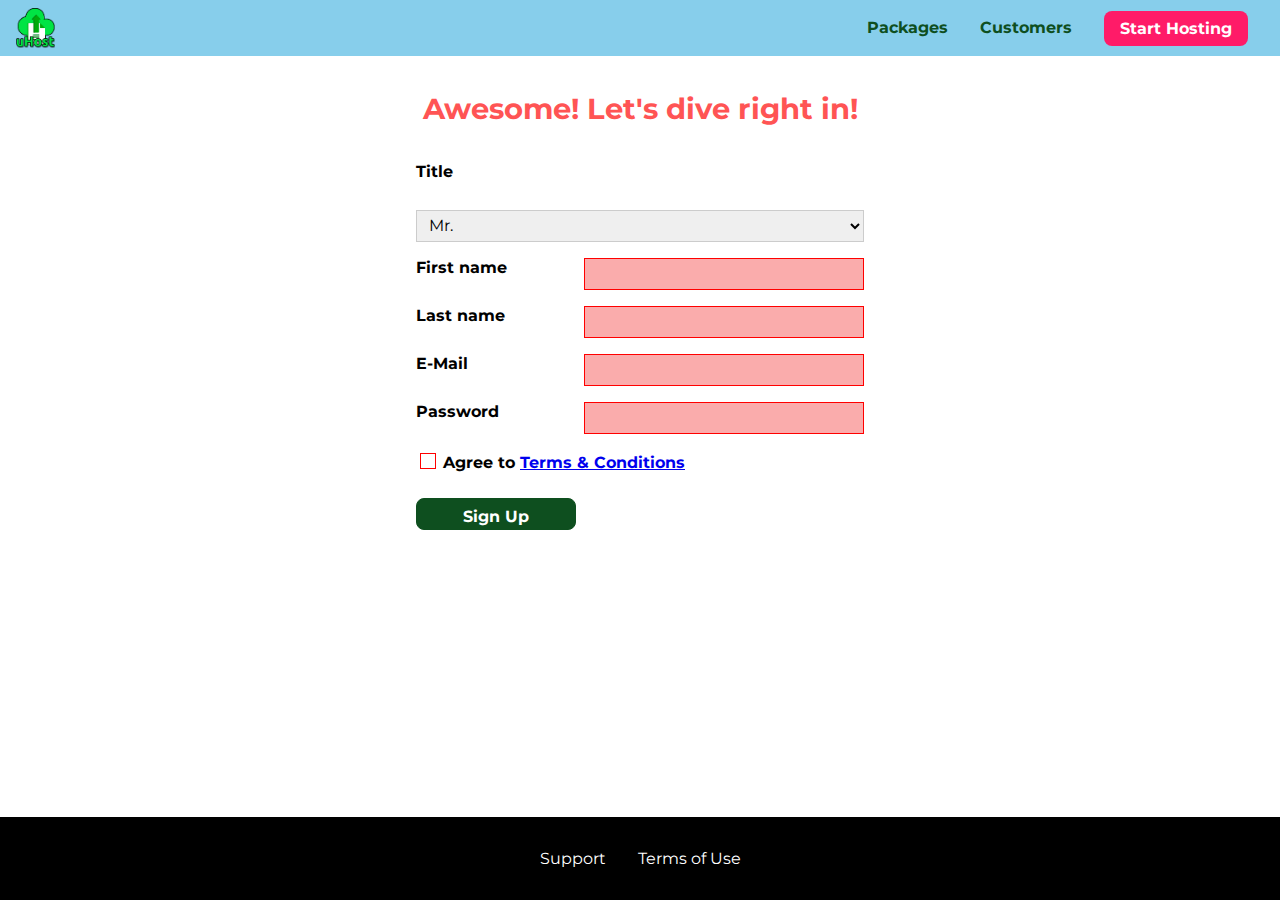
<file: uhost/start-hosting/index.html>
<!DOCTYPE html>
<html lang="en">

<head>
    <meta charset="UTF-8">
    <meta name="viewport" content="width=device-width, initial-scale=1.0">
    <meta http-equiv="X-UA-Compatible" content="ie=edge">
    <title>uHost Signup</title>
    <link rel="shortcut icon" href="../favicon.png">
    <link rel="stylesheet" href="../shared.css">
    <link rel="stylesheet" href="start-hosting.css">
</head>

<body>
    <div class="backdrop"></div>
    <header class="main-header">
        <div>
            <button class="toggle-button">
                <span class="toggle-button__bar"></span>
                <span class="toggle-button__bar"></span>
                <span class="toggle-button__bar"></span>
            </button>
            <a href="../index.html" class="main-header__brand">
                <img src="../images/uhost-icon.png" alt="uHost - Your favorite hosting company">
            </a>
        </div>
        <nav class="main-nav">
            <ul class="main-nav__items">
                <li class="main-nav__item">
                    <a href="../packages/index.html">Packages</a>
                </li>
                <li class="main-nav__item">
                    <a href="../customers/index.html">Customers</a>
                </li>
                <li class="main-nav__item main-nav__item--cta">
                    <a href="index.html">Start Hosting</a>
                </li>
            </ul>
        </nav>
    </header>
    <nav class="mobile-nav">
        <ul class="mobile-nav__items">
            <li class="mobile-nav__item">
                <a href="../packages/index.html">Packages</a>
            </li>
            <li class="mobile-nav__item">
                <a href="../customers/index.html">Customers</a>
            </li>
            <li class="mobile-nav__item mobile-nav__item--cta">
                <a href="index.html">Start Hosting</a>
            </li>
        </ul>
    </nav>
    <main class="signup-page">
        <h1 class="signup-title">Awesome! Let's dive right in!</h1>
        <form action="index.html" class="signup-form">
            <label for="title">Title</label>
            <select id="title">
                <option value="mr">Mr.</option>
                <option value="ms">Ms.</option>
            </select>
            <label for="first-name">First name</label>
            <input type="text" id="first-name" required>
            <label for="last-name">Last name</label>
            <input type="text" id="last-name" required>
            <label for="email">E-Mail</label>
            <input type="email" id="email" required>
            <label for="password">Password</label>
            <input type="password" id="password" required>
            <div class="signup-form__checkbox">
                <input type="checkbox" id="agree-terms" required>
                <label for="agree-terms">Agree to
                    <a href="#">Terms &amp; Conditions</a>
                </label>
            </div>
            <button type="submit" class="button">Sign Up</button>
        </form>
    </main>
    <footer class="main-footer">
        <nav>
            <ul class="main-footer__links">
                <li class="main-footer__link">
                    <a href="#">Support</a>
                </li>
                <li class="main-footer__link">
                    <a href="#">Terms of Use</a>
                </li>
            </ul>
        </nav>
    </footer>
    <script src="../shared.js"></script>
</body>

</html>
</file>
<file: fresh Basket/css/style.css>
body{
  margin: 0px;
  padding: 0px;
}

.container{
  font-family: 'Piedra', cursive;
  display: flex;
  justify-content: space-between;

}

.brand{
  display: flex;
  font-size: 25px;
  color:#00CCFF;
  padding-left: 10px;
}

.b-h{
  padding-left: 10px;
  color:orange ;
}

.links{
  display: flex;
}

#about,.signup{
  padding-right: 30px;
  font-size: 25px;
}

.links h4{
  font-family: 'Montaga', serif;
  border-bottom: 2px solid Transparent;
  transition: border-bottom .5s;
}
.links a{
  text-decoration: none;
  color:orange;
  transition: color .5s;
}

.links a:hover{
  color:lightgrey;
}

.links h4:hover{
  border-bottom:2px solid black;
}

.cloud-div{
  width:100%;
  height:250px;


}
.cloud-div div{
  position: absolute;
  height:70px;
  animation: move 30s linear infinite;
  left: -200px;
  top:200px;
  }


.cloud-div div img{
  max-width: 100%;
  max-height: 100%;

}

@keyframes move {
  0%{left:-200px;}
  100%{left:100%;}
}

.cloud-div div:nth-child(2){
  animation-duration: 35s;
  animation-delay: 3s;
  top:150px;
}

.cloud-div div:nth-child(3){
  animation-duration: 35s;
  animation-delay: 7s;
  top:170px;
}


.cloud-div div:nth-child(4){
  animation-duration: 38s;
  animation-delay: 10s;
  top:194px;
}

.cloud-div div:nth-child(5){
  animation-duration: 37s;
  animation-delay: 11s;
  top:270px;
}

.cloud-div div:nth-child(6){
  animation-duration: 40s;
  animation-delay: 20s;
  top:255px;
}

.cloud-div div:nth-child(7){
  animation-duration: 38s;
  animation-delay: 23s;
  top:200px;
}

.cloud-div div:nth-child(8){
  animation-duration: 38s;
  animation-delay: 26s;
  top:260px;
}

.scene{
  width:100%;
  height:30%;
}

.tree{
  height:87%;
  width: 100%;
  padding-top: 50px;
  margin-bottom: 5px;
}

.tree img{
  max-width: 35%;
  max-height: 100%;
}

.shop{
  height: 35%;
  width: 35%;
  position: absolute;
   right:0;
  top: 450px;
}

.shop img{
  max-width: 100%;
  max-height: 100%;
  margin-left: 15%;
}

.road{
  width: 100%;
  height:10%;
  background: black;
  position: absolute;
  padding-top: 10px;

}

#quality{
  margin-top:20px;
  height:100%;
  width:100%;
}

.top{
  font-family: 'Libre Baskerville', serif;
  margin-top: 10%;
  margin-left: 40%;
  font-size:30px;
  color:grey;
}

.back hr{
  width: 15%;
}

.logo{
  display: flex;
  margin-top: 5%;
}

 .tech img{
  width:200px;
  height:200px;
}

.delivery img{
  width:200px;
  height:160px;
}

 .fresh img {
   width:200px;
 }
.delivery{
  margin-left: 10%;
}

 .fresh{
  margin-left: 280px;

}

.tech{
  margin-left: 350px;
}

.quotes{
  display: flex;
  font-family: 'Architects Daughter', cursive;
  font-size: 150%;
  color: green;
}

.quotes div{
  width:5
}

.s-quote{
  margin-left: 12%;
}

.f-quote{
  margin-left: 12%;

}

.t-quote{
  margin-left: 14%;
}

#order{
  width: 100%;
  height: 550px;
  margin-top: 7%;
}

.order-now{
  width:225px;
  height:225px;
  margin-left: 44%;
}

footer{
  width:100%;
  height:10%;
  margin-top: 17%;
}

.copyright{
  width:100%;
  height:100%;
  background: black;
  font-size: 23px;
  text-align: center;
  position: relative;
  margin-top: 21.5%;
}

.copyright p{
  color: white;
}

@media (max-width:1250px) and (min-width:770px) {

.tree,.shop{
  display: inline;
}

.road{
  z-index: -1;
  height:70px;
}

.shop img{
  max-width: 75%;
}

.shop{
  top:45%;
  position: absolute;
}

.back hr{
display: none;
}

.logo{
  margin-top: 2%;
}


.delivery{
  margin-left: 8%;
}

 .fresh{
  margin-left: 19%;

}

.tech{
  margin-left: 19%;
  margin-right: 5%;
}

@media (max-width:1130px) {
  .delivery{
    margin-left: 5%;
  }
  .fresh{
    margin-left: 15%;
  }
  .tech{
    margin-left: 15%;
  }

  .f-quote{
    width: 100%;
    height: 100%;
    margin-left: 20px;
  }

  .s-quote,.t-quote{
    text-align: center;
    margin-left: 0px;
    width: 100%;
    height: 100%;
  }
}

 .quotes h2{
   font-size: 30px;
}
}

.pop-form{
  display: none;
  position: absolute;
  top: 23%;
  left:20%;
  width: 60%;
  height:70%;
  background:#eb3349;
  border-radius: 13px;
  box-shadow:3px 3px 5px 6px #eb3349;
}

input,textarea{
 margin: .9em auto;
 font-family: inherit;
 text-transform: inherit;
 font-size: inherit;
 border-radius: 10px;
 display: block;
 width: 560px;
 padding: .4em;
}

.f-container textarea{
  height: 80px;
}

.f-container{
  margin-top: 9%;
  height: 100%;
}

.pop-form h1{
  text-align: center;
  font-family: 'Architects Daughter', serif;
}

.f-container button{
  margin-top:5% ;
  font-family: inherit;
  text-transform: inherit;
  font-size: inherit;
  display: block;
  width: 25%;
  height: 15%;
  margin-left: 40%;
  padding: .4em;
}

.formbtn,.formBtn {
  width: 140px;
  display: inline-block;
  border-radius: 0px;
  background: black;
  color: white;
  font-weight: 100;
  font-size: 1.2em;
  border: none;
  height: 35px;
}

.formbtn{
  margin-left:35%;
}

.formbtn:hover{
  background: lightgrey;
  color:black;
}

.formBtn:hover{
  background: lightgrey;
  color:black;
}



.pi div{
  margin-top: 10%;
  margin-left: 10%;
  width:350px;
}

.pi img{
 border-bottom: 2px solid grey;
 border-radius: 60px;
}

.berry img{
  max-width: 100%;
  max-height: 350px;
}

.apple img{
  max-width: 350px;
}

.guvava img{
max-width: 100%;
border-radius: 60px;
}

.peache img{
border-radius: 60px;
  max-width: 100%;
}

.strawberry img{
  max-width: 100%;
  border-radius: 60px;
}

.melon img{
  max-width:100%;
}

.pi img:hover{
  box-shadow:10px 10px 10px 10px blue;
}

.strawberry{
  margin-bottom: 5%;
}

.apple,.banana,.berry,.cherry,.grapes,.guvava,.mango,.melon,.orange,.peache,.pineapple,.strawberry{
  display: flex;
}

.tick{
  width: 25%;
  height: 88px;
  display: none;
  border-radius: 50px;
}

.btn-2{
  display: none;
}

.place-order div{
  margin-left: 40%;
  margin-bottom: 20px;
  text-align: center;
  width:15%;
  height: 50px;
  border-radius: 10px;
  font-family: 'Architects Daughter',serif;
}
.btn-1{
background: red;
}

.place-order h2{
  font-size: 25px;
  margin:0;
  padding-top: 8px;
}

.place-order div:hover{
  background-color: skyblue;
}

.main{
  display: none;
}

.back-tab{
  width:50px;
  height: 50px;
  display: inline;
  position: absolute;
}

.back-tab img{
  height:50px;
  width:50px;
}


.greeting{
  color: orange;
  margin-left: 90%;
}
</file>
<file: Stopwatch/developerstyle.css>
body{
        background-image:url("https://mir-s3-cdn-cf.behance.net/project_modules/disp/fb895727075137.5635f8ee187e2.gif");
        background-size: cover;
        background-repeat: no-repeat;
        font-family: 'Press Start 2P', cursive;
        margin: 3%;
}


div{
    padding: 1%;    
    font-size: 400%;
    font-weight: bold;
    text-align: center;
}
</file>
<file: uhost/shared.css>
@import url('https://fonts.googleapis.com/css?family=Roboto:100,400,900');
@import url('https://fonts.googleapis.com/css?family=Anton');
@import url('https://fonts.googleapis.com/css?family=Montserrat:400,700');

:root {
  --dark-green: #0e4f1f;
  --highlight-color: #ff1b68;
}

* {
  box-sizing: border-box;
}

html {
  height: 100%;
}

body {
  font-family: "Montserrat", sans-serif;
  margin: 0;
  display: grid;
  grid-template-rows: 3.5rem auto fit-content(8rem);
  grid-template-areas: "header"
                       "main"
                       "footer";
  /* padding-top: 3.5rem; */
  height: 100%;
}

main {
  /* grid-row: 2 / 3; */
  grid-area: main;
}

.backdrop {
  display: none;
  position: fixed;
  opacity: 0;
  top: 0;
  left: 0;
  z-index: 100;
  width: 100vw;
  height: 100vh;
  background: rgba(0, 0, 0, 0.5);
  transition: opacity 0.2s linear;
}

.main-header {
  width: 100%;
  position: fixed;
  top: 0;
  left: 0;
  background: skyblue;
  padding: 0.5rem 1rem;
  z-index: 60;
  display: flex;
  align-items: center;
  justify-content: space-between;
}

.toggle-button {
  width: 3rem;
  background: transparent;
  border: none;
  cursor: pointer;
  padding-top: 0;
  padding-bottom: 0;
  vertical-align: middle;
}

.toggle-button:focus {
  outline: none;
}

.toggle-button__bar {
  width: 100%;
  height: 0.2rem;
  background: black;
  display: block;
  margin: 0.6rem 0;
}

.main-header__brand {
  color: #0e4f1f;
  text-decoration: none;
  font-weight: bold;
  /* width: 20px; */
}

.main-header__brand img {
  height: 2.5rem;
  vertical-align: middle;
  /* width: 100%; */
}

.main-nav {
  display: none;
}

.main-nav__items {
  margin: 0;
  padding: 0;
  list-style: none;
  display: flex;
}

.main-nav__item {
  margin: 0 1rem;
}

.main-nav__item a,
.mobile-nav__item a {
  text-decoration: none;
  color: var(--dark-green);
  font-weight: bold;
  padding: 0.2rem 0;
}

.main-nav__item a:hover,
.main-nav__item a:active {
  color: white;
  border-bottom: 5px solid white;
}

.main-nav__item--cta {
  animation: wiggle 400ms 3s 8 ease-out none;
}

.main-nav__item--cta a,
.mobile-nav__item--cta a {
  color: white;
  background: var(--highlight-color);
  padding: 0.5rem 1rem;
  border-radius: 8px;
}

.main-nav__item--cta a:hover,
.main-nav__item--cta a:active,
.mobile-nav__item--cta a:hover,
.mobile-nav__item--cta a:active {
  color: var(--highlight-color);
  background: white;
  border: none;
}

@media (min-width: 40rem) {
  .toggle-button {
    display: none;
  }

  .main-nav {
    display: flex;
  }
}

.main-footer {
  background: black;
  padding: 2rem;
  margin-top: 3rem;
  /* grid-row: 3 / 4; */
  grid-area: footer;
}

.main-footer__links {
  list-style: none;
  margin: 0;
  padding: 0;
  display: flex;
  flex-direction: column;
  align-items: center;
}

.main-footer__link {
  margin: 0.5rem 0;
}

.main-footer__link a {
  color: white;
  text-decoration: none;
}

.main-footer__link a:hover,
.main-footer__link a:active {
  color: #ccc;
}

.mobile-nav {
  transform: translateX(-100%);
  position: fixed;
  z-index: 101;
  top: 0;
  left: 0;
  background: white;
  width: 80%;
  height: 100vh;
  transition: transform 300ms ease-out;
}

.mobile-nav__items {
  width: 90%;
  height: 100%;
  list-style: none;
  margin: 0 auto;
  padding: 0;
  display: flex;
  flex-direction: column;
  justify-content: center;
  align-items: center;
}

.mobile-nav__item {
  margin: 1rem 0;
}

.mobile-nav__item a {
  font-size: 1.5rem;
}

.button {
  background: var(--dark-green, #0e4f1f);
  color: white;
  font: inherit;
  border: 1.5px solid var(--dark-green);
  padding: 0.5rem;
  border-radius: 8px;
  font-weight: bold;
  cursor: pointer;
}

.button:hover,
.button:active {
  background: white;
  color: var(--dark-green);
}

.button:focus {
  outline: none;
}

.button[disabled] {
  cursor: not-allowed;
  border: #a1a1a1;
  background: #ccc;
  color: #a1a1a1;
}

.open {
    display: block !important;
    opacity: 1 !important;
    transform: translateY(0) !important;
}

@media (min-width: 40rem) {
  .main-footer__link {
    margin: 0 1rem;
  }

  .main-footer__links {
    flex-direction: row;
    justify-content: center;
  }
}

@keyframes wiggle {
  0% {
    transform: rotateZ(0);
  }
  50% {
    transform: rotateZ(-10deg);
  }
  100% {
    transform: rotateZ(10deg);
  }
}
</file>
<file: uhost/main.css>
#product-overview {
  background: linear-gradient(to top, rgba(80, 68, 18, 0.6) 10%, transparent),
    url("images/freedom.jpg") center/cover no-repeat border-box,
    #ff1b68;
  /* background-image: url("freedom.jpg");
    background-size: cover;
    background-position: left 10% bottom 20%; */
  /* background-repeat: no-repeat;
    background-origin: border-box;
    background-clip: border-box; */
  /* background-image: linear-gradient(180deg, red 70%, blue 60%, rgba(0,0,0,0.5)); */
  /* background-image: radial-gradient(ellipse farthest-corner at 20% 50%, red, blue 70%, green); */
  width: 100vw;
  height: 33vh;
  /* border: 5px dashed red; */
  position: relative;
}

#product-overview h1 {
  color: white;
  font-family: "Anton", sans-serif;
  position: absolute;
  bottom: 5%;
  left: 3%;
  font-size: 1.6rem;
}

@media (min-width: 40rem) and (min-height: 40rem) {
  #product-overview {
    height: 40vh;
    background-position: 50% 25%;
  }

  #product-overview h1 {
    font-size: 3rem;
  }
}

.section-title {
  color: #2ddf5c;
  text-align: center;
}

.plan {
  background: #d5ffdc;
  text-align: center;
  padding: 1rem;
  margin: 0.5rem 0;
  width: 100%;
}

.plan--highlighted {
  background: #19b84c;
  color: white;
}

.plan__annotation {
  background: white;
  color: #19b84c;
  padding: 0.5rem;
  box-shadow: 2px 2px 2px 2px rgba(0, 0, 0, 0.5);
  border-radius: 8px;
}

.plan__title {
  color: #0e4f1f;
}

.plan__price {
  color: #858585;
}

.plan--highlighted .plan__title {
  color: white;
}

.plan--highlighted .plan__price {
  color: #0e4f1f;
}

.plan__features {
  list-style: none;
  margin: 0;
  padding: 0;
}

.plan__feature {
  margin: 0.5rem 0;
}

@media (min-width: 40rem) {
  .plan__list { 
    width: 100%;
    display: flex;
    justify-content: center;
    align-items: center;
  }

  .plan {
    width: 30%;
    min-width: 13rem;
    max-width: 25rem;
    display: flex;
    flex-direction: column;
    justify-content: space-between;
    height: 28rem;
  }

  .plan--highlighted {
    box-shadow: 2px 2px 2px 2px rgba(0, 0, 0, 0.5);
    height: 30rem;
    z-index: 50;
  }
}

#key-features {
  background: #ff1b68;
  margin-top: 5rem;
  padding: 1rem;
}

#key-features .section-title {
  color: white;
  margin: 2rem;
}

.key-feature__list {
  list-style: none;
  margin: 0;
  padding: 0;
  text-align: center;
}

.key-feature__image {
  background: #ffcede;
  width: 128px;
  height: 128px;
  border: 2px solid #424242;
  border-radius: 50%;
  margin: auto;
  padding: 1.5rem;
}

.key-feature__description {
  text-align: center;
  font-weight: bold;
  color: white;
  font-size: 1.2rem;
}

@media (min-width: 40rem) {
  .key-feature {
    width: 30%;
    max-width: 25rem;
  }

  .key-feature__list {
    display: flex;
    justify-content: center;
  }
}

/* h1 {
    font-family: sans-serif;
} */

.modal {
  position: fixed;
  opacity: 0;
  transform: translateY(-3rem);
  transition: opacity 200ms ease-out, transform 500ms cubic-bezier(0.55, 0.055, 0.675, 0.19);
  z-index: 200;
  top: 20%;
  left: 30%;
  width: 40%;
  background: white;
  padding: 1rem;
  border: 1px solid #ccc;
  box-shadow: 1px 1px 1px rgba(0, 0, 0, 0.5);
}

.modal__title {
  text-align: center;
  margin: 0 0 1rem 0;
}

.modal__actions {
  text-align: center;
}

.modal__action {
  border: 1px solid #0e4f1f;
  background: #0e4f1f;
  text-decoration: none;
  color: white;
  font: inherit;
  padding: 0.5rem 1rem;
  cursor: pointer;
}

.modal__action:hover,
.modal__action:active {
  background: #2ddf5c;
  border-color: #2ddf5c;
}

.modal__action--negative {
  background: red;
  border-color: red;
}

.modal__action--negative:hover,
.modal__action--negative:active {
  background: #ff5454;
  border-color: #ff5454;
}
</file>
<file: uhost/customers/customers.css>
main {
  padding-top: 2.5rem;
}

.testimonial {
    font-size: 1.2rem;
  }
  
  /*.testimonial__list {
    width: 80%;
    margin: auto;
  }*/

  .testimonial__image-container {
    width: 60%;
    max-width: 40rem;
    box-shadow: 3px 3px 5px 3px rgba(0,0,0,0.3);
    transform: skew(20deg);
    overflow: hidden;
  }

  #customer-1:hover .testimonial__image-container {
    animation: flip-customer 1s ease-out forwards;
  }

  .testimonial__image {
    width: 100%;
    vertical-align: top;
    transform: skew(-20deg) scale(1.4);
  }
  
  .testimonial__info {
    text-align: right;
    padding: 0.9rem;
  }
  
  #customer-2.testimonial {
    text-align: right;
  }
  
  #customer-2 .testimonial__info {
    text-align: left;
  }
  
  .testimonial__name {
    margin: 0.2rem;
    color: #ff5454;
    font-size: 2rem;
  }
  
  .testimonial__subtitle {
    margin: 0;
    font-size: 1.1rem;
    color: #ccc;
  }
  
  .testimonial__subtitle a {
    color: inherit;
    text-decoration: none;
  }
  
  .testimonial__subtitle a:hover,
  .testimonial__subtitle a:active {
    color: #7a7a7a;
  }

  .testimonial__text {
    margin: 0.2rem;
  }

  @media (min-width: 40rem) {
    .testimonial {
      margin: 3rem auto;
      max-width: 1500px;
      display: flex;
      align-items: center;
      justify-content: space-around;
    }

    .testimonial__image-container {
      width: 66%;
    }

    .testimonial__info {
      width: 30%;
    }
  }

  @keyframes flip-customer {
    0% {
      transform: rotateY(0) skew(20deg);
    }
    50% {
      transform: rotateY(160deg) skew(20deg);
    }
    100% {
      transform: rotateY(360deg) skew(20deg);
    }
  }
</file>
<file: uhost/packages/packages.css>
@font-face {
    font-family: "AnonymousPro";
    src: url("anonymousPro-Regular.ttf") format("truetype");
}

@font-face {
    font-family: "AnonymousPro";
    src: url("anonymousPro-Bold.ttf");
    font-weight: 700;
}

main {
    padding-top: 2rem;
}

.background {
    background: url("../images/plans-background.jpg") center/cover;
    filter: grayscale(40%);
    width: 100vw;
    height: 100vh;
    position: fixed;
    z-index: -1;
}

.package {
    width: 80%;
    margin: 1rem 0;
    border: 4px solid #0e4f1f;
    border-left: none;
    position: relative;
    overflow: hidden;
}

.package:hover,
.package:active {
    box-shadow: 2px 2px 4px rgba(0,0,0,0.5);
    border-color: #ff5454;
    /* border-color: #ff5454 !important; */
    animation: push-up 1s ease-out forwards;
}

.package a {
    text-decoration: none;
    color: inherit;
    display: block;
    padding: 2rem;
}

.package__badge {
    position: absolute;
    top: 0;
    right: 0;
    margin: 0;
    font-size: 0.8rem;
    color: white;
    background: #ff5454;
    padding: 0.5rem;
    transform: rotate(45deg) translate(3.5rem, -1rem);
    transform-origin: center;
    width: 12rem;
    text-align: center;
}

.package__subtitle {
    color: #979797;
}

.package__info {
    padding: 1rem;
    border: 1px solid #0e4f1f;
    color: #0e4f1f;
    background: white;
    font-size: 1.2rem;
    /* font-style font-variant font-weight font-size/line-height font-family*/
}

.clearfix {
    clear: both;
}

#plus {
    background: rgba(213, 255, 220, 0.95);
}

#free {
    background: rgba(234, 252, 237, 0.95);
    float: right;
    border-right: none;
    border-left: 4px solid #0e4f1f;
    text-align: right;
}

#free:hover,
#free:active {
    border-left-color: #ff5454;
}

#premium {
    background: rgba(14, 79, 31, 0.95);
}

#premium .package__title {
    color: white;
}

#premium .package__subtitle {
    color: #bbb;
}

@media (min-width: 40rem) {
    main {
      max-width: 1500px;
      margin-left: auto;
      margin-right: auto;
    }
}

@media (min-width: 1500px) {
    .package {
      border-left: 4px solid #0e4f1f;
    }

    #free {
      border-right: 4px solid #0e4f1f;
    }

    #free:hover,
    #free:active {
      border-right-color: #ff5454;
    }
}

@keyframes push-up {
    0% {
        transform: translateY(0);
    }

    33% {
        transform: translateY(-1.5rem);
    }
    
    100% {
        transform: translateY(-1rem);
    }
}
</file>
<file: uhost/start-hosting/start-hosting.css>
main {
    padding-top: 1rem;
}

.signup-title {
    text-align: center;
    font-size: 1.8rem;
    color: #ff5454;
}

.signup-form {
    padding: 1rem;
    display: grid;
    grid-auto-rows: 2rem;
    grid-row-gap: 0.5rem;
}

.signup-form label {
    font-weight: bold;
}

.signup-form label,
.signup-form input,
.signup-form select {
    display: block;
    width: 100%;
}

/* .signup-form input[type="checkbox"] */
.signup-form input[id*="terms"],
.signup-form input[id*="terms"] + label {
    display: inline-block;
    width: auto;
    vertical-align: bottom;
}

.signup-form input:not([type="checkbox"]),
.signup-form select {
    border: 1px solid #ccc;
    padding: 0.2rem 0.5rem;
    font: inherit;
}

.signup-form input:focus,
.signup-form select:focus {
    outline: none;
    background: #d8f3df;
    border-color: #2ddf5c;
}

.signup-form input[type="checkbox"] {
    border: 1px solid #ccc;
    background: white;
    width: 1rem;
    height: 1rem;
    -webkit-appearance: none;
    -moz-appearance: none;
    appearance: none;
}

.signup-form input[type="checkbox"]:checked {
    background: #2ddf5c;
    border: #0e4f1f;
}

.signup-form input.invalid,
.signup-form select.invalid,
.signup-form :invalid {
    border-color: red !important;
    background: #faacac;
}

.signup-form button[type="submit"] {
    display: block;
}

@media (min-width: 40rem) {
    .signup-form {
        margin: auto;
        width: 30rem;
        grid-template-columns: 10rem auto;
        grid-row-gap: 1rem;
        grid-column-gap: 0.5rem;
    }

    .signup-form [id="title"] {
        grid-column: span 2;
    }

    .signup-form__checkbox {
        grid-column: span 2;
    }
}
</file>
